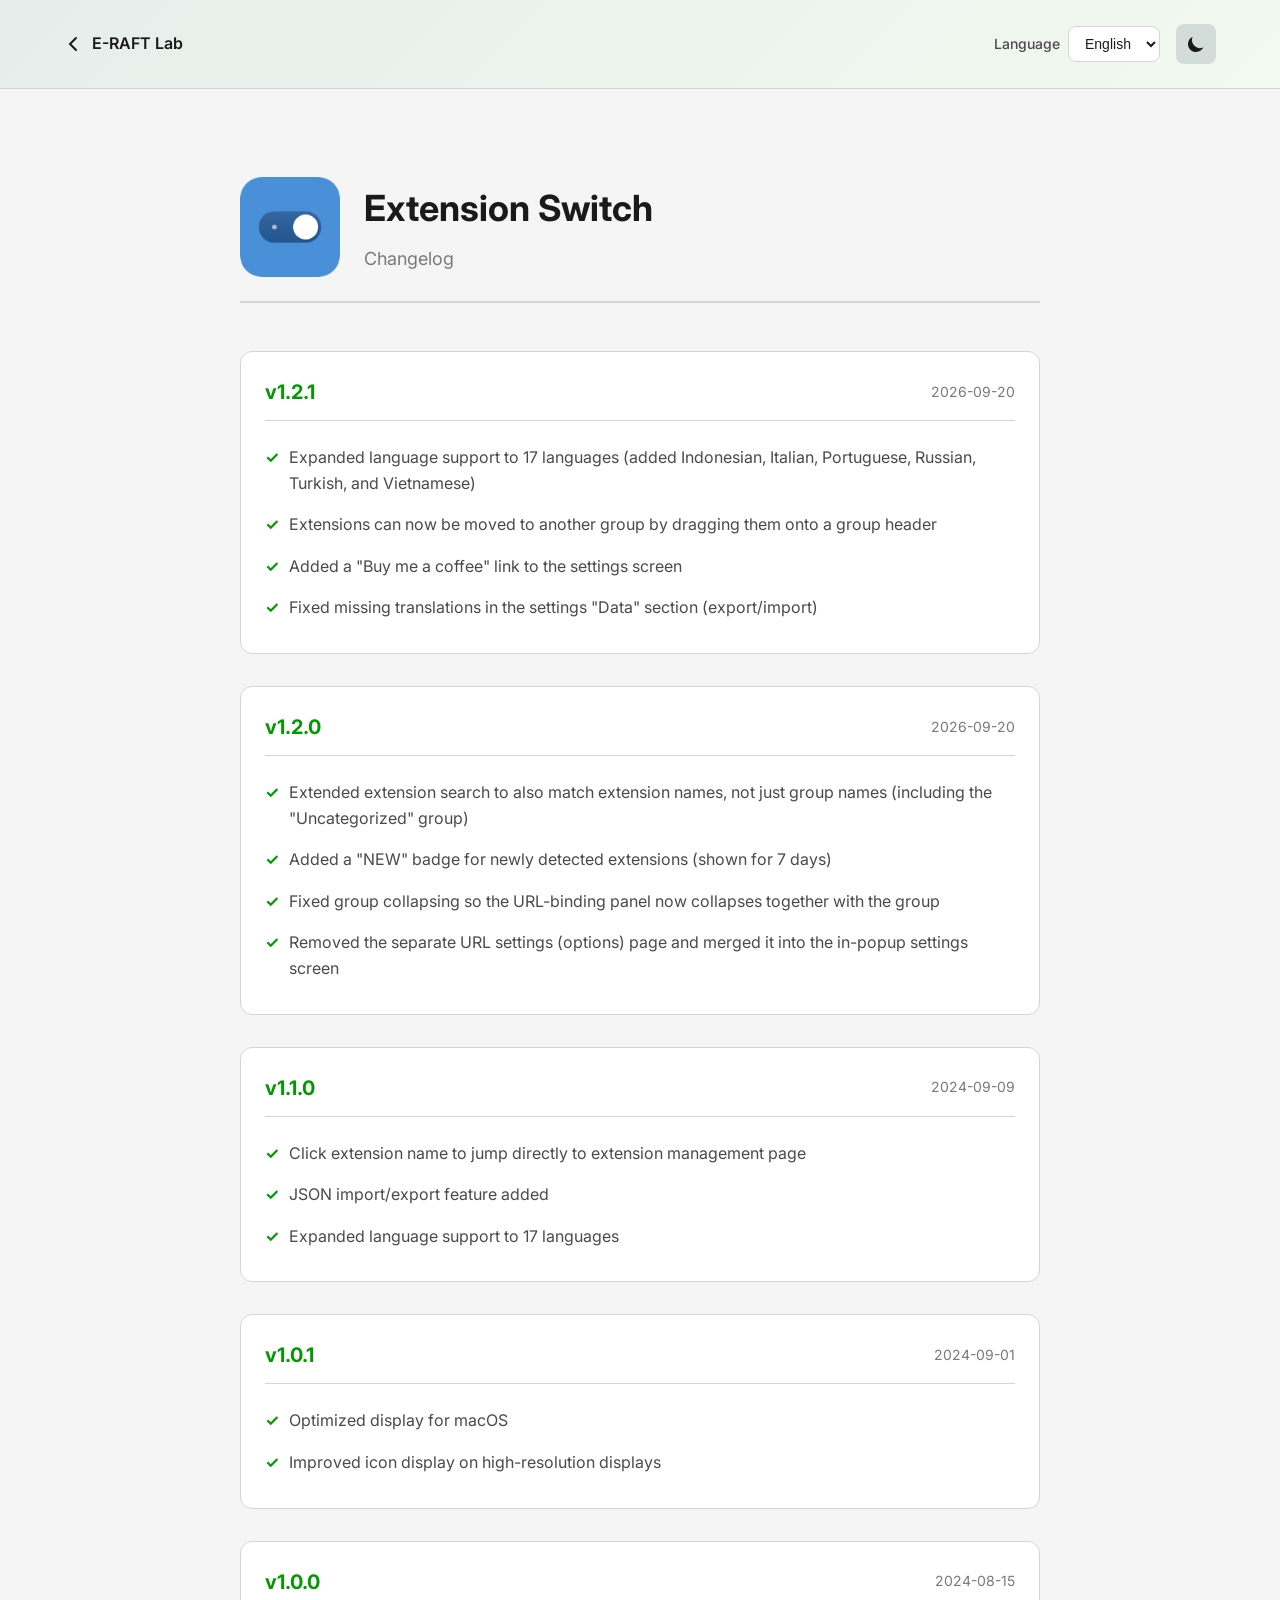
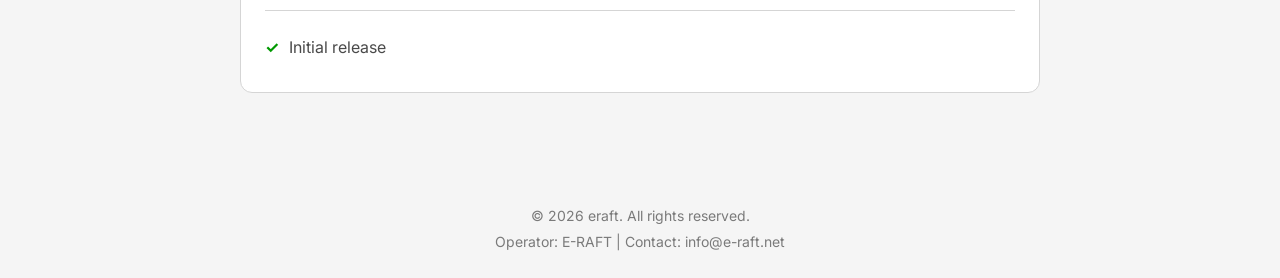
<file: changelog-extension-switch.html>
<!DOCTYPE html>
<html lang="ja">
<head>
    <meta charset="UTF-8">
    <meta name="viewport" content="width=device-width, initial-scale=1.0">
    <meta name="description" content="Extension Switch - 変更履歴">
    <title>Extension Switch - 変更履歴 | E-RAFT Lab</title>
    <link rel="icon" type="image/x-icon" href="/favicon.ico">

    <link rel="stylesheet" href="style.css">
    <link rel="preconnect" href="https://fonts.googleapis.com">
    <link rel="preconnect" href="https://fonts.gstatic.com" crossorigin>
    <link href="https://fonts.googleapis.com/css2?family=Inter:wght@400;500;600;700&display=swap" rel="stylesheet">
</head>
<body>
    <!-- Header -->
    <header class="header">
        <div class="container">
            <div class="header-content">
                <div class="logo">
                    <a href="index.html" class="back-link">
                        <svg width="20" height="20" viewBox="0 0 20 20" fill="none" xmlns="http://www.w3.org/2000/svg">
                            <path d="M12 4L6 10l6 6" stroke="currentColor" stroke-width="2" stroke-linecap="round"/>
                        </svg>
                        E-RAFT Lab
                    </a>
                </div>
                <div class="header-controls">
                    <div class="language-selector">
                        <label for="language-select" data-i18n="site.languageLabel">言語</label>
                        <select id="language-select" class="language-select">
                            <option value="ja">日本語</option>
                            <option value="en">English</option>
                        </select>
                    </div>
                    <button id="dark-mode-toggle" class="icon-button" aria-label="Dark mode toggle">
                        <svg class="moon-icon" width="20" height="20" viewBox="0 0 20 20" fill="none" xmlns="http://www.w3.org/2000/svg">
                            <path d="M17.293 13.293A8 8 0 016.707 2.707a8.001 8.001 0 1010.586 10.586z" fill="currentColor"/>
                        </svg>
                        <svg class="sun-icon" width="20" height="20" viewBox="0 0 20 20" fill="none" xmlns="http://www.w3.org/2000/svg" style="display: none;">
                            <path d="M10 2v2m0 12v2M4.22 4.22l1.42 1.42m8.72 8.72l1.42 1.42M2 10h2m12 0h2M4.22 15.78l1.42-1.42m8.72-8.72l1.42-1.42" stroke="currentColor" stroke-width="2" stroke-linecap="round"/>
                            <circle cx="10" cy="10" r="3" stroke="currentColor" stroke-width="2"/>
                        </svg>
                    </button>
                </div>
            </div>
        </div>
    </header>

    <!-- Main Content -->
    <main class="main">
        <div class="container">
            <div class="changelog-page">
                <div class="changelog-page-header">
                    <img src="images/extension-switch-icon.png" alt="Extension Switch" class="changelog-page-icon">
                    <div class="changelog-page-title-group">
                        <h1 class="changelog-page-title">Extension Switch</h1>
                        <p class="changelog-page-subtitle" data-i18n="site.changelogPageSubtitle">変更履歴</p>
                    </div>
                </div>

                <div class="changelog-page-content" id="changelog-content">
                    <!-- Changelog items will be dynamically inserted here -->
                </div>
            </div>
        </div>
    </main>

    <!-- Footer -->
    <footer class="footer">
        <div class="container">
            <p class="footer-text">&copy; <span id="current-year"></span> eraft. All rights reserved.</p>
            <p class="footer-contact" data-i18n="site.footerContact">運営: E-RAFT ｜ お問い合わせ: info@e-raft.net</p>
        </div>
    </footer>

    <script src="changelog.js"></script>
</body>
</html>
</file>
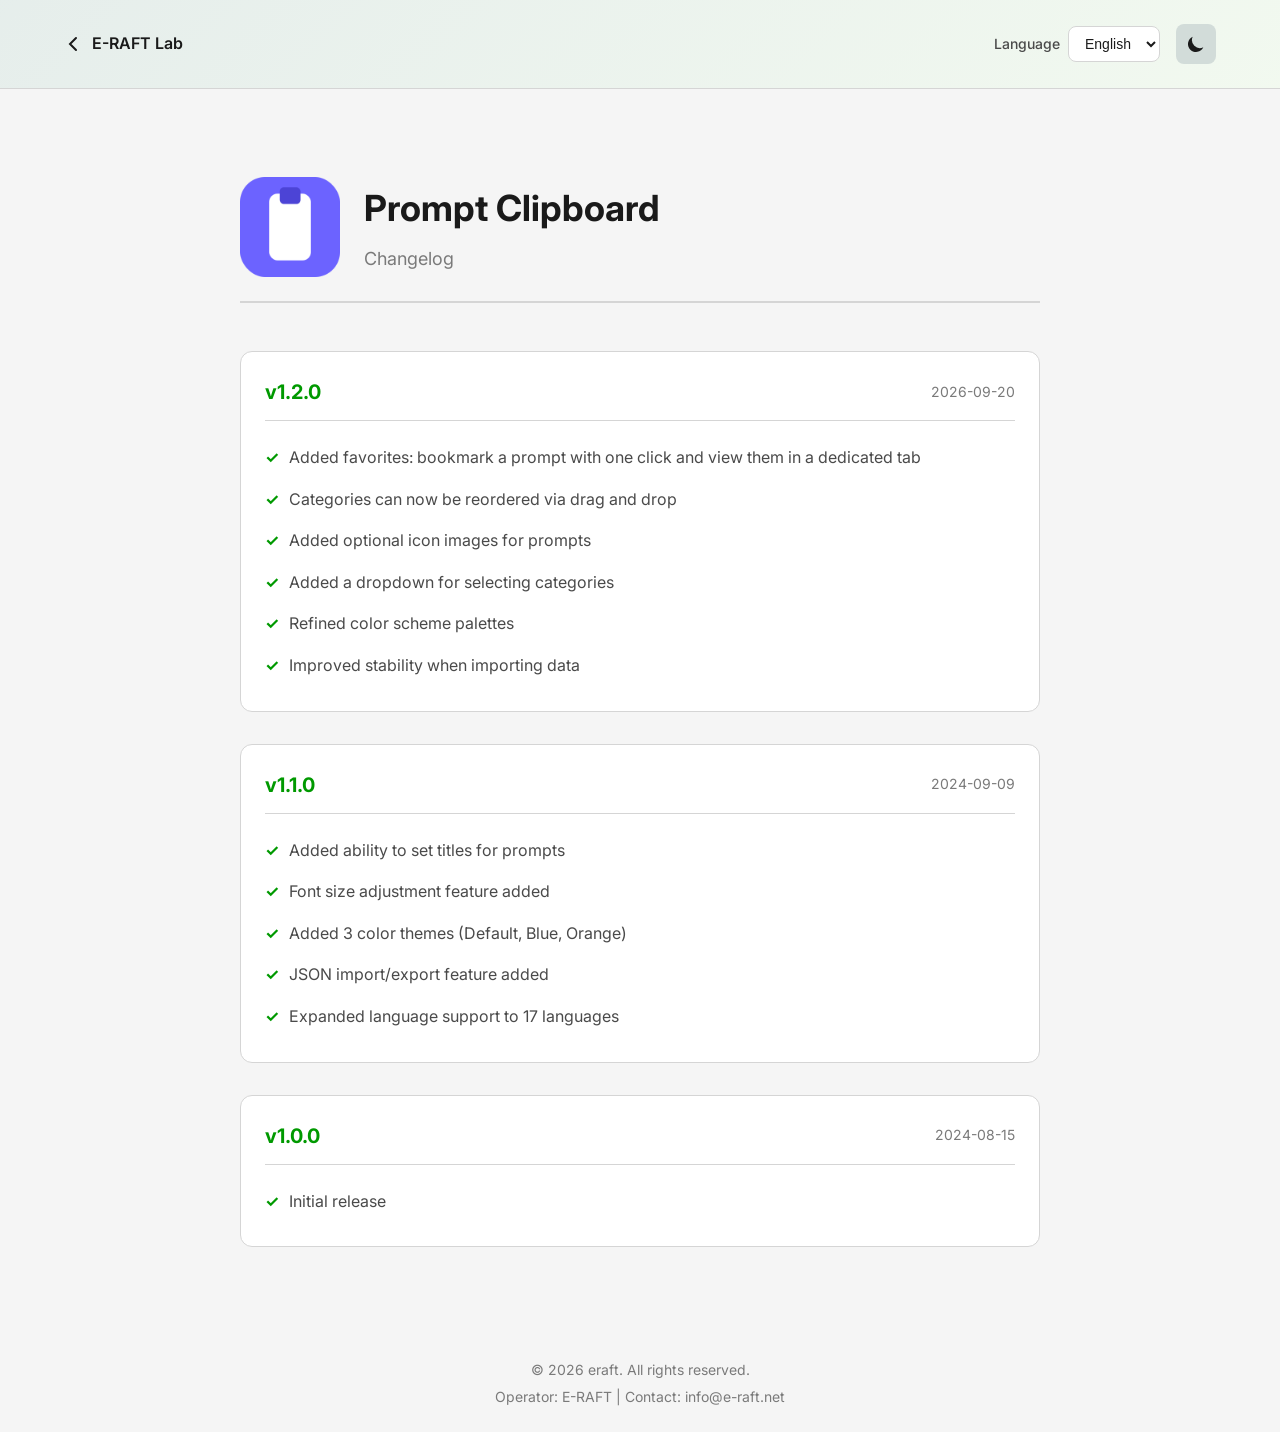
<file: changelog-prompt-clipboard.html>
<!DOCTYPE html>
<html lang="ja">
<head>
    <meta charset="UTF-8">
    <meta name="viewport" content="width=device-width, initial-scale=1.0">
    <meta name="description" content="Prompt Clipboard - 変更履歴">
    <title>Prompt Clipboard - 変更履歴 | E-RAFT Lab</title>
    <link rel="icon" type="image/x-icon" href="/favicon.ico">

    <link rel="stylesheet" href="style.css">
    <link rel="preconnect" href="https://fonts.googleapis.com">
    <link rel="preconnect" href="https://fonts.gstatic.com" crossorigin>
    <link href="https://fonts.googleapis.com/css2?family=Inter:wght@400;500;600;700&display=swap" rel="stylesheet">
</head>
<body>
    <!-- Header -->
    <header class="header">
        <div class="container">
            <div class="header-content">
                <div class="logo">
                    <a href="index.html" class="back-link">
                        <svg width="20" height="20" viewBox="0 0 20 20" fill="none" xmlns="http://www.w3.org/2000/svg">
                            <path d="M12 4L6 10l6 6" stroke="currentColor" stroke-width="2" stroke-linecap="round"/>
                        </svg>
                        E-RAFT Lab
                    </a>
                </div>
                <div class="header-controls">
                    <div class="language-selector">
                        <label for="language-select" data-i18n="site.languageLabel">言語</label>
                        <select id="language-select" class="language-select">
                            <option value="ja">日本語</option>
                            <option value="en">English</option>
                        </select>
                    </div>
                    <button id="dark-mode-toggle" class="icon-button" aria-label="Dark mode toggle">
                        <svg class="moon-icon" width="20" height="20" viewBox="0 0 20 20" fill="none" xmlns="http://www.w3.org/2000/svg">
                            <path d="M17.293 13.293A8 8 0 016.707 2.707a8.001 8.001 0 1010.586 10.586z" fill="currentColor"/>
                        </svg>
                        <svg class="sun-icon" width="20" height="20" viewBox="0 0 20 20" fill="none" xmlns="http://www.w3.org/2000/svg" style="display: none;">
                            <path d="M10 2v2m0 12v2M4.22 4.22l1.42 1.42m8.72 8.72l1.42 1.42M2 10h2m12 0h2M4.22 15.78l1.42-1.42m8.72-8.72l1.42-1.42" stroke="currentColor" stroke-width="2" stroke-linecap="round"/>
                            <circle cx="10" cy="10" r="3" stroke="currentColor" stroke-width="2"/>
                        </svg>
                    </button>
                </div>
            </div>
        </div>
    </header>

    <!-- Main Content -->
    <main class="main">
        <div class="container">
            <div class="changelog-page">
                <div class="changelog-page-header">
                    <img src="images/prompt-clipboard-icon.png" alt="Prompt Clipboard" class="changelog-page-icon">
                    <div class="changelog-page-title-group">
                        <h1 class="changelog-page-title">Prompt Clipboard</h1>
                        <p class="changelog-page-subtitle" data-i18n="site.changelogPageSubtitle">変更履歴</p>
                    </div>
                </div>

                <div class="changelog-page-content" id="changelog-content">
                    <!-- Changelog items will be dynamically inserted here -->
                </div>
            </div>
        </div>
    </main>

    <!-- Footer -->
    <footer class="footer">
        <div class="container">
            <p class="footer-text">&copy; <span id="current-year"></span> eraft. All rights reserved.</p>
            <p class="footer-contact" data-i18n="site.footerContact">運営: E-RAFT ｜ お問い合わせ: info@e-raft.net</p>
        </div>
    </footer>

    <script src="changelog.js"></script>
</body>
</html>
</file>
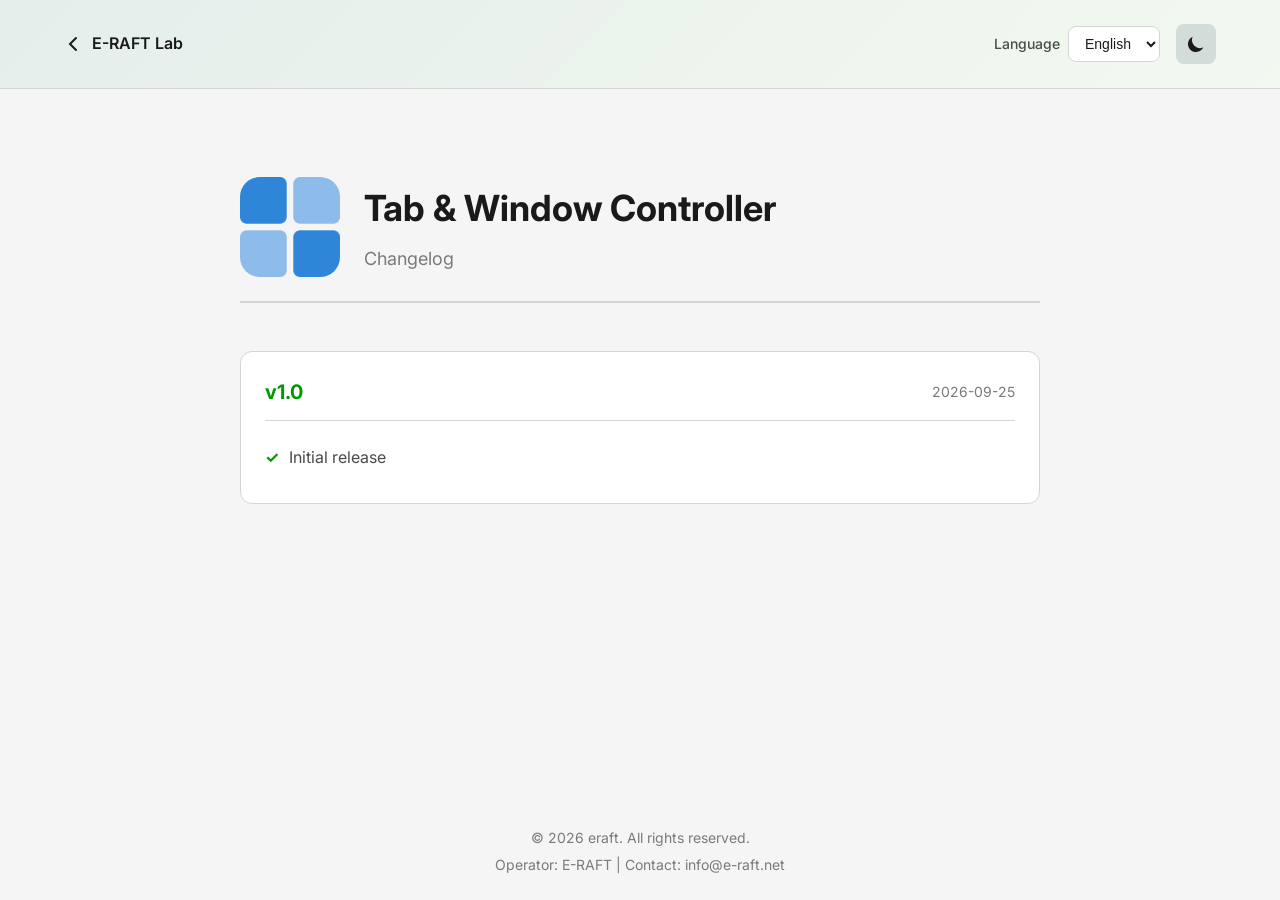
<file: changelog-tab-window-controller.html>
<!DOCTYPE html>
<html lang="ja">
<head>
    <meta charset="UTF-8">
    <meta name="viewport" content="width=device-width, initial-scale=1.0">
    <meta name="description" content="Tab &amp; Window Controller - 変更履歴">
    <title>Tab &amp; Window Controller - 変更履歴 | E-RAFT Lab</title>
    <link rel="icon" type="image/x-icon" href="/favicon.ico">

    <link rel="stylesheet" href="style.css">
    <link rel="preconnect" href="https://fonts.googleapis.com">
    <link rel="preconnect" href="https://fonts.gstatic.com" crossorigin>
    <link href="https://fonts.googleapis.com/css2?family=Inter:wght@400;500;600;700&display=swap" rel="stylesheet">
</head>
<body>
    <!-- Header -->
    <header class="header">
        <div class="container">
            <div class="header-content">
                <div class="logo">
                    <a href="index.html" class="back-link">
                        <svg width="20" height="20" viewBox="0 0 20 20" fill="none" xmlns="http://www.w3.org/2000/svg">
                            <path d="M12 4L6 10l6 6" stroke="currentColor" stroke-width="2" stroke-linecap="round"/>
                        </svg>
                        E-RAFT Lab
                    </a>
                </div>
                <div class="header-controls">
                    <div class="language-selector">
                        <label for="language-select" data-i18n="site.languageLabel">言語</label>
                        <select id="language-select" class="language-select">
                            <option value="ja">日本語</option>
                            <option value="en">English</option>
                        </select>
                    </div>
                    <button id="dark-mode-toggle" class="icon-button" aria-label="Dark mode toggle">
                        <svg class="moon-icon" width="20" height="20" viewBox="0 0 20 20" fill="none" xmlns="http://www.w3.org/2000/svg">
                            <path d="M17.293 13.293A8 8 0 016.707 2.707a8.001 8.001 0 1010.586 10.586z" fill="currentColor"/>
                        </svg>
                        <svg class="sun-icon" width="20" height="20" viewBox="0 0 20 20" fill="none" xmlns="http://www.w3.org/2000/svg" style="display: none;">
                            <path d="M10 2v2m0 12v2M4.22 4.22l1.42 1.42m8.72 8.72l1.42 1.42M2 10h2m12 0h2M4.22 15.78l1.42-1.42m8.72-8.72l1.42-1.42" stroke="currentColor" stroke-width="2" stroke-linecap="round"/>
                            <circle cx="10" cy="10" r="3" stroke="currentColor" stroke-width="2"/>
                        </svg>
                    </button>
                </div>
            </div>
        </div>
    </header>

    <!-- Main Content -->
    <main class="main">
        <div class="container">
            <div class="changelog-page">
                <div class="changelog-page-header">
                    <img src="images/tab-window-controller-icon.png" alt="Tab &amp; Window Controller" class="changelog-page-icon">
                    <div class="changelog-page-title-group">
                        <h1 class="changelog-page-title">Tab &amp; Window Controller</h1>
                        <p class="changelog-page-subtitle" data-i18n="site.changelogPageSubtitle">変更履歴</p>
                    </div>
                </div>

                <div class="changelog-page-content" id="changelog-content">
                    <!-- Changelog items will be dynamically inserted here -->
                </div>
            </div>
        </div>
    </main>

    <!-- Footer -->
    <footer class="footer">
        <div class="container">
            <p class="footer-text">&copy; <span id="current-year"></span> eraft. All rights reserved.</p>
            <p class="footer-contact" data-i18n="site.footerContact">運営: E-RAFT ｜ お問い合わせ: info@e-raft.net</p>
        </div>
    </footer>

    <script src="changelog.js"></script>
</body>
</html>
</file>
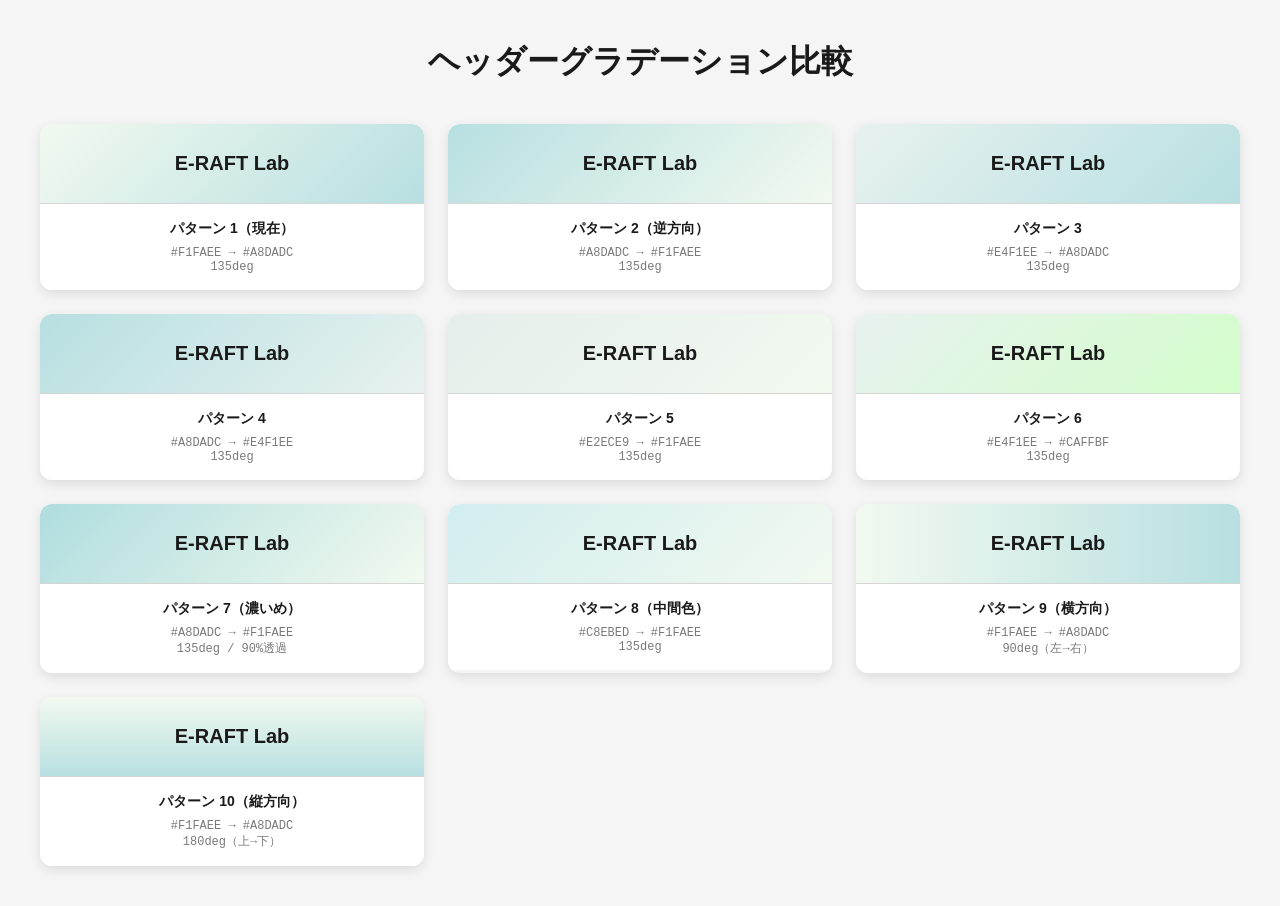
<file: header-gradient-test.html>
<!DOCTYPE html>
<html lang="ja">
<head>
    <meta charset="UTF-8">
    <meta name="viewport" content="width=device-width, initial-scale=1.0">
    <title>ヘッダーグラデーション比較</title>
    <link rel="icon" type="image/x-icon" href="/favicon.ico">
    <style>
        * {
            margin: 0;
            padding: 0;
            box-sizing: border-box;
        }

        body {
            font-family: 'Inter', -apple-system, BlinkMacSystemFont, 'Segoe UI', Roboto, sans-serif;
            background: #f5f5f5;
            padding: 40px 20px;
        }

        .container {
            max-width: 1200px;
            margin: 0 auto;
        }

        h1 {
            text-align: center;
            margin-bottom: 40px;
            color: #1a1a1a;
        }

        .gradient-grid {
            display: grid;
            grid-template-columns: repeat(auto-fit, minmax(300px, 1fr));
            gap: 24px;
        }

        .gradient-sample {
            border-radius: 12px;
            overflow: hidden;
            box-shadow: 0 4px 12px rgba(0, 0, 0, 0.1);
        }

        .gradient-header {
            padding: 24px;
            backdrop-filter: blur(10px);
            border-bottom: 1px solid #d5d5d5;
            min-height: 80px;
            display: flex;
            align-items: center;
            justify-content: center;
        }

        .gradient-info {
            background: white;
            padding: 16px;
            text-align: center;
        }

        .gradient-name {
            font-weight: 600;
            font-size: 14px;
            color: #1a1a1a;
            margin-bottom: 8px;
        }

        .gradient-colors {
            font-size: 12px;
            color: #7a7a7a;
            font-family: 'Courier New', monospace;
        }

        /* Gradient patterns */
        .gradient-1 {
            background: linear-gradient(135deg, rgba(241, 250, 238, 0.8), rgba(168, 218, 220, 0.8));
        }

        .gradient-2 {
            background: linear-gradient(135deg, rgba(168, 218, 220, 0.8), rgba(241, 250, 238, 0.8));
        }

        .gradient-3 {
            background: linear-gradient(135deg, rgba(228, 241, 238, 0.8), rgba(168, 218, 220, 0.8));
        }

        .gradient-4 {
            background: linear-gradient(135deg, rgba(168, 218, 220, 0.8), rgba(228, 241, 238, 0.8));
        }

        .gradient-5 {
            background: linear-gradient(135deg, rgba(226, 236, 233, 0.8), rgba(241, 250, 238, 0.8));
        }

        .gradient-6 {
            background: linear-gradient(135deg, rgba(228, 241, 238, 0.8), rgba(202, 255, 191, 0.8));
        }

        .gradient-7 {
            background: linear-gradient(135deg, rgba(168, 218, 220, 0.9), rgba(241, 250, 238, 0.9));
        }

        .gradient-8 {
            background: linear-gradient(135deg, rgba(200, 235, 237, 0.8), rgba(241, 250, 238, 0.8));
        }

        .gradient-9 {
            background: linear-gradient(90deg, rgba(241, 250, 238, 0.8), rgba(168, 218, 220, 0.8));
        }

        .gradient-10 {
            background: linear-gradient(180deg, rgba(241, 250, 238, 0.8), rgba(168, 218, 220, 0.8));
        }

        .logo-sample {
            font-size: 20px;
            font-weight: 700;
            color: #1a1a1a;
        }
    </style>
</head>
<body>
    <div class="container">
        <h1>ヘッダーグラデーション比較</h1>

        <div class="gradient-grid">
            <!-- Pattern 1 -->
            <div class="gradient-sample">
                <div class="gradient-header gradient-1">
                    <div class="logo-sample">E-RAFT Lab</div>
                </div>
                <div class="gradient-info">
                    <div class="gradient-name">パターン 1（現在）</div>
                    <div class="gradient-colors">#F1FAEE → #A8DADC<br>135deg</div>
                </div>
            </div>

            <!-- Pattern 2 -->
            <div class="gradient-sample">
                <div class="gradient-header gradient-2">
                    <div class="logo-sample">E-RAFT Lab</div>
                </div>
                <div class="gradient-info">
                    <div class="gradient-name">パターン 2（逆方向）</div>
                    <div class="gradient-colors">#A8DADC → #F1FAEE<br>135deg</div>
                </div>
            </div>

            <!-- Pattern 3 -->
            <div class="gradient-sample">
                <div class="gradient-header gradient-3">
                    <div class="logo-sample">E-RAFT Lab</div>
                </div>
                <div class="gradient-info">
                    <div class="gradient-name">パターン 3</div>
                    <div class="gradient-colors">#E4F1EE → #A8DADC<br>135deg</div>
                </div>
            </div>

            <!-- Pattern 4 -->
            <div class="gradient-sample">
                <div class="gradient-header gradient-4">
                    <div class="logo-sample">E-RAFT Lab</div>
                </div>
                <div class="gradient-info">
                    <div class="gradient-name">パターン 4</div>
                    <div class="gradient-colors">#A8DADC → #E4F1EE<br>135deg</div>
                </div>
            </div>

            <!-- Pattern 5 -->
            <div class="gradient-sample">
                <div class="gradient-header gradient-5">
                    <div class="logo-sample">E-RAFT Lab</div>
                </div>
                <div class="gradient-info">
                    <div class="gradient-name">パターン 5</div>
                    <div class="gradient-colors">#E2ECE9 → #F1FAEE<br>135deg</div>
                </div>
            </div>

            <!-- Pattern 6 -->
            <div class="gradient-sample">
                <div class="gradient-header gradient-6">
                    <div class="logo-sample">E-RAFT Lab</div>
                </div>
                <div class="gradient-info">
                    <div class="gradient-name">パターン 6</div>
                    <div class="gradient-colors">#E4F1EE → #CAFFBF<br>135deg</div>
                </div>
            </div>

            <!-- Pattern 7 -->
            <div class="gradient-sample">
                <div class="gradient-header gradient-7">
                    <div class="logo-sample">E-RAFT Lab</div>
                </div>
                <div class="gradient-info">
                    <div class="gradient-name">パターン 7（濃いめ）</div>
                    <div class="gradient-colors">#A8DADC → #F1FAEE<br>135deg / 90%透過</div>
                </div>
            </div>

            <!-- Pattern 8 -->
            <div class="gradient-sample">
                <div class="gradient-header gradient-8">
                    <div class="logo-sample">E-RAFT Lab</div>
                </div>
                <div class="gradient-info">
                    <div class="gradient-name">パターン 8（中間色）</div>
                    <div class="gradient-colors">#C8EBED → #F1FAEE<br>135deg</div>
                </div>
            </div>

            <!-- Pattern 9 -->
            <div class="gradient-sample">
                <div class="gradient-header gradient-9">
                    <div class="logo-sample">E-RAFT Lab</div>
                </div>
                <div class="gradient-info">
                    <div class="gradient-name">パターン 9（横方向）</div>
                    <div class="gradient-colors">#F1FAEE → #A8DADC<br>90deg（左→右）</div>
                </div>
            </div>

            <!-- Pattern 10 -->
            <div class="gradient-sample">
                <div class="gradient-header gradient-10">
                    <div class="logo-sample">E-RAFT Lab</div>
                </div>
                <div class="gradient-info">
                    <div class="gradient-name">パターン 10（縦方向）</div>
                    <div class="gradient-colors">#F1FAEE → #A8DADC<br>180deg（上→下）</div>
                </div>
            </div>
        </div>
    </div>
</body>
</html>
</file>
<file: style.css>
/* ===== CSS Variables ===== */
:root {
    /* Light mode colors */
    --bg-primary: #f5f5f5;
    --bg-secondary: #e8e8e8;
    --bg-card: #ffffff;
    --text-primary: #1a1a1a;
    --text-secondary: #4a4a4a;
    --text-muted: #7a7a7a;
    --border: #d5d5d5;
    --shadow: rgba(0, 0, 0, 0.08);
    --shadow-hover: rgba(0, 0, 0, 0.12);

    /* Accent colors - E-RAFT Green */
    --accent-gradient-start: #009900;
    --accent-gradient-mid: #288903;
    --accent-gradient-end: #59A207;
    --accent-hover: #288903;

    /* UI elements */
    --modal-overlay: rgba(0, 0, 0, 0.4);
    --button-text: #ffffff;

    /* Transitions */
    --transition-fast: 150ms ease;
    --transition-normal: 250ms ease;
    --transition-slow: 350ms ease;
}

[data-theme="dark"] {
    --bg-primary: #0f172a;
    --bg-secondary: #1e293b;
    --bg-card: #1e293b;
    --text-primary: #f5f5f5;
    --text-secondary: #d0d0d0;
    --text-muted: #a0a0a0;
    --border: #334155;
    --shadow: rgba(0, 0, 0, 0.3);
    --shadow-hover: rgba(0, 0, 0, 0.5);

    /* Slightly brighter greens for dark mode */
    --accent-gradient-start: #00bb00;
    --accent-gradient-mid: #33aa11;
    --accent-gradient-end: #6bc20f;
    --accent-hover: #33aa11;

    --modal-overlay: rgba(0, 0, 0, 0.6);
}

[data-theme="dark"] .button-primary {
    background: linear-gradient(135deg, #3a8fb0 0%, #52b3a0 50%, #68d995 100%);
}

[data-theme="dark"] .site-title {
    background: linear-gradient(135deg, #3a8fb0 0%, #52b3a0 50%, #68d995 100%);
    -webkit-background-clip: text;
    -webkit-text-fill-color: transparent;
    background-clip: text;
    color: transparent;
}

[data-theme="dark"] .language-select {
    background: var(--bg-primary);
}

[data-theme="dark"] .icon-button {
    background: var(--bg-primary);
}

[data-theme="dark"] .icon-button:hover {
    background: var(--bg-secondary);
}

/* ===== Reset & Base ===== */
* {
    margin: 0;
    padding: 0;
    box-sizing: border-box;
}

html {
    scroll-behavior: smooth;
}

body {
    font-family: 'Inter', -apple-system, BlinkMacSystemFont, 'Segoe UI', Roboto, sans-serif;
    background: var(--bg-primary);
    color: var(--text-primary);
    line-height: 1.6;
    transition: background var(--transition-normal), color var(--transition-normal);
    min-height: 100vh;
    display: flex;
    flex-direction: column;
}

.container {
    max-width: 1200px;
    margin: 0 auto;
    padding: 0 24px;
    width: 100%;
}

/* ===== Header ===== */
.header {
    background: linear-gradient(135deg, rgba(226, 236, 233, 0.8), rgba(241, 250, 238, 0.8));
    border-bottom: 1px solid var(--border);
    padding: 24px 0;
    position: sticky;
    top: 0;
    z-index: 100;
    backdrop-filter: blur(10px);
    transition: all var(--transition-normal);
}

[data-theme="dark"] .header {
    background: linear-gradient(135deg, rgba(226, 236, 233, 0.15), rgba(241, 250, 238, 0.15));
}

.header-content {
    display: flex;
    justify-content: space-between;
    align-items: center;
    gap: 24px;
}

.logo {
    flex: 1;
}

.site-title {
    font-size: 28px;
    font-weight: 700;
    background: linear-gradient(135deg, #2A7B9B 0%, #419d90 50%, #57C785 100%);
    -webkit-background-clip: text;
    -webkit-text-fill-color: transparent;
    background-clip: text;
    color: transparent;
    display: inline-block;
    margin-bottom: 4px;
}

.site-subtitle {
    font-size: 14px;
    color: var(--text-secondary);
}

.header-controls {
    display: flex;
    align-items: center;
    gap: 16px;
}

.language-selector {
    display: flex;
    align-items: center;
    gap: 8px;
}

.language-selector label {
    font-size: 14px;
    color: var(--text-secondary);
    font-weight: 500;
}

.language-select {
    padding: 8px 12px;
    border: 1px solid var(--border);
    border-radius: 8px;
    background: var(--bg-card);
    color: var(--text-primary);
    font-size: 14px;
    cursor: pointer;
    transition: all var(--transition-fast);
}

.language-select:hover {
    border-color: var(--accent-gradient-start);
}

.language-select:focus {
    outline: none;
    border-color: #2A7B9B;
    box-shadow: 0 0 0 3px rgba(42, 123, 155, 0.15);
}

.icon-button {
    width: 40px;
    height: 40px;
    border: none;
    background: rgba(210, 220, 217, 1.0);
    border-radius: 8px;
    display: flex;
    align-items: center;
    justify-content: center;
    cursor: pointer;
    transition: all var(--transition-fast);
    color: var(--text-primary);
}

.icon-button:hover {
    background: rgba(190, 200, 197, 1.0);
    transform: scale(1.05);
}

/* ===== Main ===== */
.main {
    flex: 1;
    padding: 48px 0;
}

.extensions-section {
    margin-bottom: 48px;
}

.section-title {
    font-size: 32px;
    font-weight: 700;
    margin-bottom: 32px;
    text-align: center;
    color: var(--text-primary);
}

/* ===== Extensions Grid ===== */
.extensions-grid {
    display: grid;
    grid-template-columns: repeat(auto-fill, minmax(320px, 1fr));
    gap: 24px;
}

.extension-card {
    background: var(--bg-card);
    border: 1px solid var(--border);
    border-radius: 16px;
    padding: 24px;
    transition: all var(--transition-normal);
    cursor: pointer;
    position: relative;
    overflow: hidden;
    display: flex;
    flex-direction: column;
}

.extension-card::before {
    content: '';
    position: absolute;
    top: 0;
    left: 0;
    right: 0;
    height: 4px;
    background: linear-gradient(90deg, #2A7B9B 0%, #419d90 50%, #57C785 100%);
    opacity: 0;
    transition: opacity var(--transition-normal);
}

.extension-card:hover {
    transform: translateY(-4px);
    box-shadow: 0 12px 24px var(--shadow-hover);
    border-color: #2A7B9B;
}

.extension-card:hover::before {
    opacity: 1;
}

.card-header {
    display: flex;
    align-items: center;
    gap: 16px;
    margin-bottom: 16px;
}

.card-icon {
    width: 64px;
    height: 64px;
    border-radius: 12px;
    object-fit: cover;
}

.card-title-group {
    flex: 1;
}

.card-title {
    font-size: 20px;
    font-weight: 600;
    line-height: 1.25;
    margin-bottom: 4px;
    color: var(--text-primary);
}

.card-version {
    font-size: 12px;
    color: var(--text-muted);
}

.card-tagline {
    font-size: 14px;
    color: var(--text-secondary);
    margin-bottom: 16px;
    line-height: 1.5;
    min-height: 4.5em; /* 最低3行分の高さを確保 */
}

.card-screenshot {
    width: 100%;
    border-radius: 8px;
    margin-bottom: 16px;
    border: 1px solid var(--border);
}

.card-meta {
    display: flex;
    gap: 16px;
    margin-bottom: 16px;
    flex-wrap: wrap;
}

.meta-badge {
    display: inline-flex;
    align-items: center;
    gap: 6px;
    padding: 6px 12px;
    background: var(--bg-secondary);
    border-radius: 6px;
    font-size: 12px;
    color: var(--text-secondary);
    font-weight: 500;
}

.meta-badge svg {
    width: 14px;
    height: 14px;
}

.card-actions {
    display: flex;
    gap: 12px;
    margin-top: auto; /* ボタンを最下部に配置 */
}

.button {
    padding: 10px 20px;
    border-radius: 8px;
    font-size: 14px;
    font-weight: 500;
    cursor: pointer;
    transition: all var(--transition-fast);
    border: none;
    display: inline-flex;
    align-items: center;
    gap: 8px;
    text-decoration: none;
    justify-content: center;
    white-space: nowrap;
}

.button-primary {
    background: linear-gradient(135deg, #2A7B9B 0%, #419d90 50%, #57C785 100%);
    color: var(--button-text);
    flex: 1;
}

.button-primary:hover {
    transform: scale(1.02);
    box-shadow: 0 8px 20px rgba(42, 123, 155, 0.4);
    filter: brightness(1.15);
}

.button-secondary {
    background: var(--bg-secondary);
    color: var(--text-primary);
    border: 1px solid var(--border);
    flex: 1;
}

.button-secondary:hover {
    background: var(--border);
}

/* ===== Modal ===== */
.modal {
    position: fixed;
    top: 0;
    left: 0;
    right: 0;
    bottom: 0;
    z-index: 1000;
    display: flex;
    align-items: center;
    justify-content: center;
    padding: 24px;
}

.modal-overlay {
    position: absolute;
    top: 0;
    left: 0;
    right: 0;
    bottom: 0;
    background: var(--modal-overlay);
    backdrop-filter: blur(4px);
}

.modal-content {
    position: relative;
    background: var(--bg-card);
    border-radius: 16px;
    max-width: 800px;
    width: 100%;
    max-height: 90vh;
    overflow: hidden;
    box-shadow: 0 20px 40px var(--shadow-hover);
    animation: modalSlideIn var(--transition-normal);
}

.modal-body-wrapper {
    max-height: 90vh;
    overflow-y: auto;
    overflow-x: hidden;
}

@keyframes modalSlideIn {
    from {
        opacity: 0;
        transform: translateY(20px);
    }
    to {
        opacity: 1;
        transform: translateY(0);
    }
}

.modal-close {
    position: absolute;
    top: 16px;
    right: 16px;
    width: 40px;
    height: 40px;
    border: none;
    background: var(--bg-secondary);
    border-radius: 8px;
    display: flex;
    align-items: center;
    justify-content: center;
    cursor: pointer;
    transition: all var(--transition-fast);
    color: var(--text-primary);
    z-index: 10;
}

.modal-close:hover {
    background: var(--border);
    transform: scale(1.05);
}

.modal-body {
    padding: 32px;
}

.modal-header {
    display: flex;
    align-items: center;
    gap: 16px;
    margin-bottom: 24px;
}

.modal-icon {
    width: 80px;
    height: 80px;
    border-radius: 16px;
    object-fit: cover;
}

.modal-title-group {
    flex: 1;
}

.modal-title {
    font-size: 28px;
    font-weight: 700;
    margin-bottom: 8px;
    color: var(--text-primary);
}

.modal-tagline {
    font-size: 16px;
    color: var(--text-secondary);
    line-height: 1.5;
}

.modal-video-container {
    margin: 0 auto 24px;
    border-radius: 12px;
    overflow: hidden;
    border: 1px solid var(--border);
    position: relative;
    padding-bottom: 56.25%; /* 16:9 aspect ratio */
    height: 0;
}

@media (min-width: 768px) {
    .modal-video-container {
        width: 75%;
        padding-bottom: 42.1875%; /* 75% of 56.25% to maintain aspect ratio */
    }
}

.modal-video {
    position: absolute;
    top: 0;
    left: 0;
    width: 100%;
    height: 100%;
    display: block;
}

.modal-description {
    margin-bottom: 24px;
    font-size: 16px;
    color: var(--text-secondary);
    line-height: 1.6;
}

.modal-section {
    margin-bottom: 24px;
}

.modal-section h3 {
    font-size: 20px;
    font-weight: 600;
    margin-bottom: 12px;
    color: var(--text-primary);
}

.features-list,
.how-to-use-list {
    margin-left: 20px;
}

.features-list li,
.how-to-use-list li {
    margin-bottom: 8px;
    color: var(--text-secondary);
    line-height: 1.6;
}

.modal-meta {
    display: flex;
    gap: 24px;
    margin-bottom: 24px;
    padding: 16px;
    background: var(--bg-secondary);
    border-radius: 8px;
}

.meta-item {
    display: flex;
    flex-direction: column;
    gap: 4px;
}

.meta-label {
    font-size: 12px;
    color: var(--text-muted);
    font-weight: 500;
}

.meta-value {
    font-size: 16px;
    color: var(--text-primary);
    font-weight: 600;
}

.modal-actions {
    display: flex;
    gap: 12px;
}

.modal-actions .button {
    padding: 14px 28px;
    font-size: 15px;
}

/* ===== Footer ===== */
.footer {
    padding: 24px 0;
    margin-top: auto;
}

.footer-text {
    text-align: center;
    color: var(--text-muted);
    font-size: 14px;
}

.footer-contact {
    text-align: center;
    color: var(--text-muted);
    font-size: 14px;
    margin-top: 4px;
}

/* ===== Responsive ===== */
@media (max-width: 768px) {
    .header-content {
        flex-direction: column;
        align-items: flex-start;
    }

    .header-controls {
        width: 100%;
        justify-content: space-between;
    }

    .site-title {
        font-size: 24px;
    }

    .section-title {
        font-size: 24px;
    }

    .extensions-grid {
        grid-template-columns: 1fr;
    }

    .modal-body {
        padding: 24px;
    }

    .modal-title {
        font-size: 24px;
    }

    .modal-header {
        align-items: center;
    }

    .modal-icon {
        width: 48px;
        height: 48px;
        border-radius: 12px;
    }

    .modal-title {
        font-size: 20px;
        margin-bottom: 0;
    }

    .modal-meta {
        flex-direction: column;
        gap: 12px;
    }
}

@media (max-width: 480px) {
    .container {
        padding: 0 16px;
    }

    .card-actions {
        flex-direction: column;
    }

    .button {
        width: 100%;
    }
}

/* ===== Changelog Styles ===== */
.changelog-link-card {
    display: flex;
    align-items: center;
    gap: 16px;
    padding: 16px;
    background: var(--bg-card);
    border: 2px solid var(--accent-gradient-start);
    border-radius: 12px;
    text-decoration: none;
    transition: all var(--transition-fast);
    cursor: pointer;
    box-shadow: 0 4px 12px var(--shadow);
}

.changelog-link-card:hover {
    transform: translateY(-2px);
}

.changelog-link-icon {
    width: 48px;
    height: 48px;
    border-radius: 10px;
    background: linear-gradient(135deg, #A8DADC 0%, #00aa88 50%, var(--accent-gradient-mid) 100%);
    display: flex;
    align-items: center;
    justify-content: center;
    color: white;
    flex-shrink: 0;
}

.changelog-link-content {
    flex: 1;
}

.changelog-link-content h4 {
    margin: 0 0 4px 0;
    font-size: 16px;
    font-weight: 600;
    color: var(--text-primary);
}

.changelog-link-content p {
    margin: 0;
    font-size: 14px;
    color: var(--text-muted);
}

.changelog-link-arrow {
    color: var(--text-muted);
    transition: all var(--transition-fast);
    flex-shrink: 0;
}

.changelog-link-card:hover .changelog-link-arrow {
    color: var(--accent-gradient-start);
    transform: translateX(4px);
}

/* ===== Changelog Page Styles ===== */
.back-link {
    display: flex;
    align-items: center;
    gap: 8px;
    text-decoration: none;
    color: var(--text-primary);
    font-weight: 600;
    transition: color var(--transition-fast);
}

.back-link:hover {
    color: var(--accent-gradient-start);
}

.changelog-page {
    max-width: 800px;
    margin: 0 auto;
    padding: 40px 0;
}

.changelog-page-header {
    display: flex;
    align-items: center;
    gap: 24px;
    margin-bottom: 48px;
    padding-bottom: 24px;
    border-bottom: 2px solid var(--border);
}

.changelog-page-icon {
    width: 100px;
    height: 100px;
    border-radius: 20px;
    object-fit: cover;
}

.changelog-page-title-group {
    flex: 1;
}

.changelog-page-title {
    font-size: 36px;
    font-weight: 700;
    margin-bottom: 8px;
    color: var(--text-primary);
}

.changelog-page-subtitle {
    font-size: 18px;
    color: var(--text-muted);
}

.changelog-page-content {
    display: flex;
    flex-direction: column;
    gap: 32px;
}

.changelog-page-item {
    background: var(--bg-card);
    border: 1px solid var(--border);
    border-radius: 12px;
    padding: 24px;
    transition: all var(--transition-fast);
}

.changelog-page-item:hover {
    border-color: var(--accent-gradient-start);
    box-shadow: 0 4px 12px var(--shadow);
}

.changelog-page-item-header {
    display: flex;
    justify-content: space-between;
    align-items: center;
    margin-bottom: 16px;
    padding-bottom: 12px;
    border-bottom: 1px solid var(--border);
}

.changelog-page-version {
    font-weight: 700;
    font-size: 20px;
    color: var(--accent-gradient-start);
}

.changelog-page-date {
    font-size: 14px;
    color: var(--text-muted);
}

.changelog-page-changes {
    list-style: none;
    padding: 0;
    margin: 0;
}

.changelog-page-changes li {
    padding: 8px 0;
    padding-left: 24px;
    position: relative;
    color: var(--text-secondary);
    font-size: 16px;
    line-height: 1.6;
}

.changelog-page-changes li::before {
    content: '✓';
    position: absolute;
    left: 0;
    color: var(--accent-gradient-start);
    font-weight: bold;
    font-size: 16px;
}

@media (max-width: 640px) {
    .modal-header {
        align-items: flex-start;
    }

    .modal-icon {
        width: 60px;
        height: 60px;
    }

    .modal-title {
        font-size: 22px;
    }

    .changelog-header {
        flex-direction: column;
        align-items: flex-start;
        gap: 4px;
    }

    .changelog-page-header {
        flex-direction: column;
        align-items: flex-start;
    }

    .changelog-page-icon {
        width: 80px;
        height: 80px;
    }

    .changelog-page-title {
        font-size: 28px;
    }

    .changelog-page-item-header {
        flex-direction: column;
        align-items: flex-start;
        gap: 4px;
    }
}
</file>
